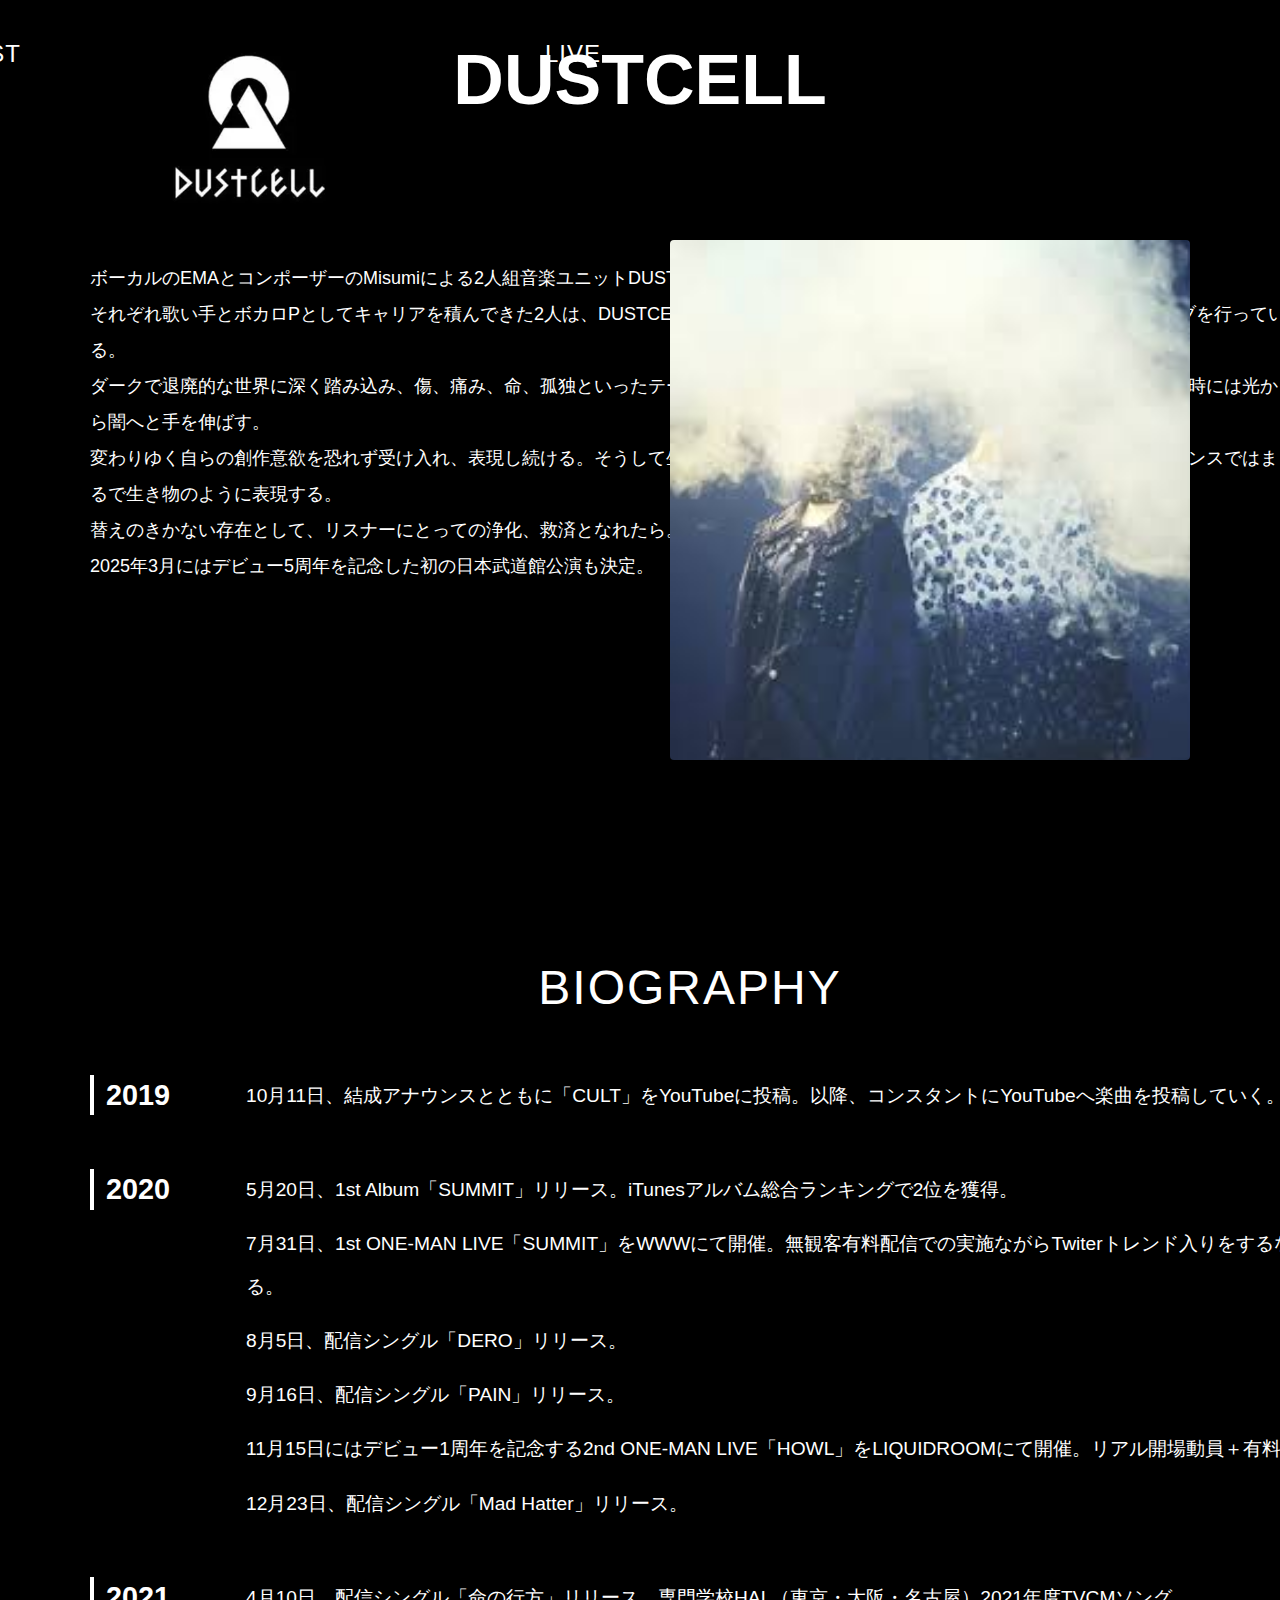
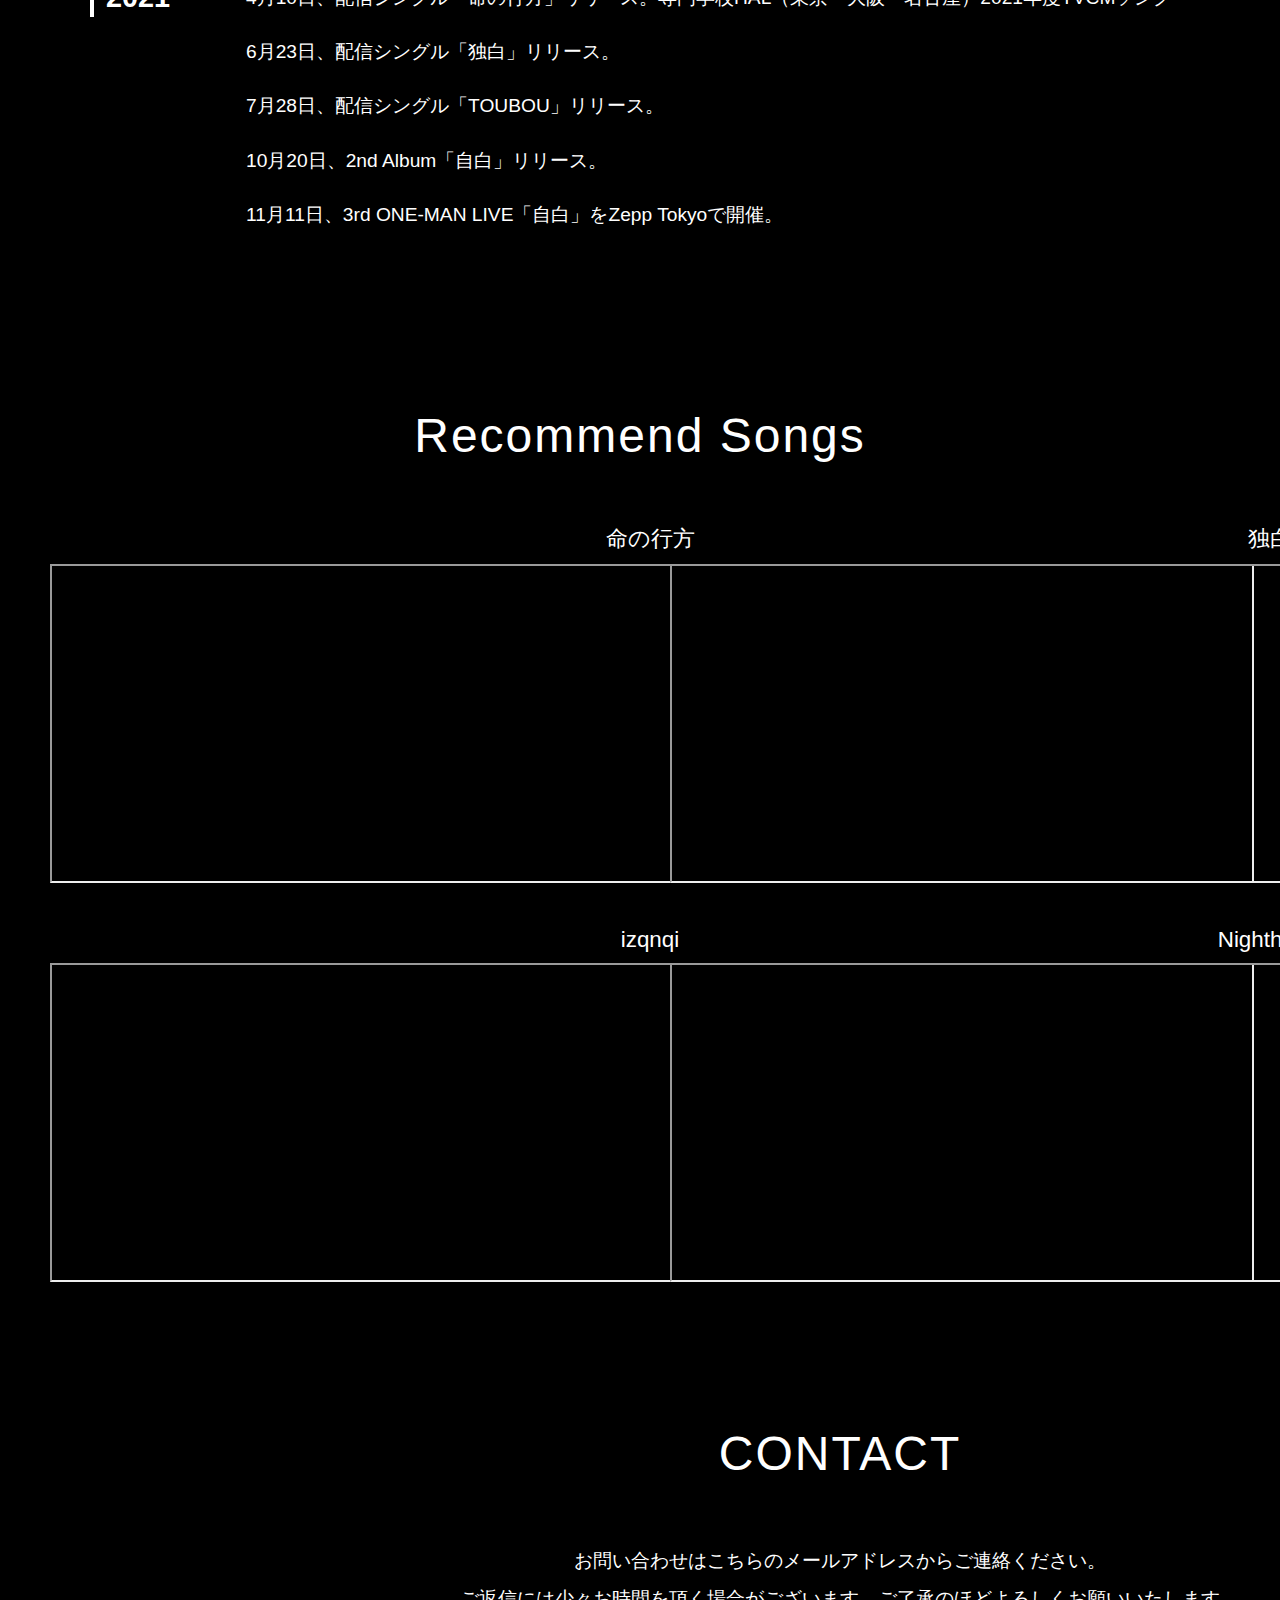
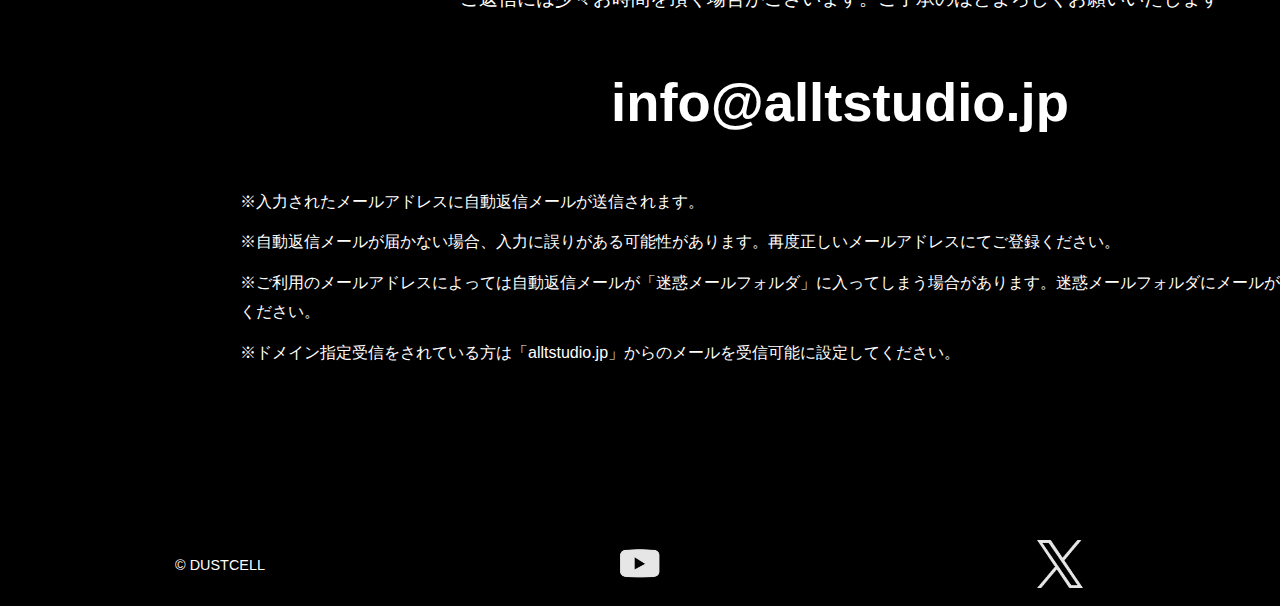
<file: index.html>
<!DOCTYPE html>
<html lang="ja">
<head>
  <meta charset="utf-8">
  <title>DUSTCELL</title>
  <link rel="stylesheet" href="style.css">
</head>
<body>

  <!-- ヘッダー -->
  <header class="header">
    <a href="index.html" class="logo-area">
      <img class="logo" src="images/logo.png" alt="DUSTCELL">
    </a>

    <h1 class="name">DUSTCELL</h1>

    <nav class="nav-area">
      <ul class="menu">
        <li><a href="Artist.html">ARTIST</a></li>
        <li><a href="Live.html">LIVE</a></li>
      </ul>
    </nav>
  </header>

  <!-- メイン -->
  <section class="main-visual" >
    <div class="text-block">
      <p class="explanation">
        ボーカルのEMAとコンポーザーのMisumiによる2人組音楽ユニットDUSTCELL。<br>
        それぞれ歌い手とボカロPとしてキャリアを積んできた2人は、DUSTCELLの結成から注目を集め、以降、精力的に作品リリースとライブを行っている。<br>
        ダークで退廃的な世界に深く踏み込み、傷、痛み、命、孤独といったテーマに寄り添いながら、時には闇の中に希望の光を見出し、また時には光から闇へと手を伸ばす。<br>
        変わりゆく自らの創作意欲を恐れず受け入れ、表現し続ける。そうして生まれた楽曲たちに全身全霊で命を吹き込み、ライブパフォーマンスではまるで生き物のように表現する。<br>
        替えのきかない存在として、リスナーにとっての浄化、救済となれたら。<br>
        2025年3月にはデビュー5周年を記念した初の日本武道館公演も決定。
      </p>
    </div>

    <div class="image-block">
      <img src="images/dustcell1.jpeg" alt="DUSTCELL Visual">
    </div>
  </section>

  <!-- BIOGRAPHY -->
  <section class="biography" id="biography">
    <h2>BIOGRAPHY</h2>

    <!-- 2019 -->
    <div class="bio-row">
      <div class="bio-year">2019</div>
      <div class="bio-content">
        <ul>
          <li>10月11日、結成アナウンスとともに「CULT」をYouTubeに投稿。以降、コンスタントにYouTubeへ楽曲を投稿していく。</li>
        </ul>
      </div>
    </div>

    <!-- 2020 -->
    <div class="bio-row">
      <div class="bio-year">2020</div>
      <div class="bio-content">
        <ul>
          <li>5月20日、1st Album「SUMMIT」リリース。iTunesアルバム総合ランキングで2位を獲得。</li>
          <li>7月31日、1st ONE-MAN LIVE「SUMMIT」をWWWにて開催。無観客有料配信での実施ながらTwiterトレンド入りをするなど大成功を収める。</li>
          <li>8月5日、配信シングル「DERO」リリース。</li>
          <li>9月16日、配信シングル「PAIN」リリース。</li>
          <li>11月15日にはデビュー1周年を記念する2nd ONE-MAN LIVE「HOWL」をLIQUIDROOMにて開催。リアル開場動員＋有料配信で実施。</li>
          <li>12月23日、配信シングル「Mad Hatter」リリース。</li>
        </ul>
      </div>
    </div>

    <!-- 2021 -->
    <div class="bio-row">
      <div class="bio-year">2021</div>
      <div class="bio-content">
        <ul>
          <li>4月10日、配信シングル「命の行方」リリース。専門学校HAL（東京・大阪・名古屋）2021年度TVCMソング</li>
          <li>6月23日、配信シングル「独白」リリース。</li>
          <li>7月28日、配信シングル「TOUBOU」リリース。</li>
          <li>10月20日、2nd Album「自白」リリース。</li>
          <li>11月11日、3rd ONE-MAN LIVE「自白」をZepp Tokyoで開催。</li>
        </ul>
      </div>
    </div>
  </section>
  <section class="recommend">
  <h2>Recommend Songs</h2>

  <div class="youtube">

    <div class="douga">
      <p class="song-title">命の行方</p>
      <iframe width="560" height="315" src="https://www.youtube.com/embed/xbveKspBcEc" allowfullscreen></iframe>
    </div>

    <div class="douga">
      <p class="song-title">独白</p>
      <iframe width="560" height="315" src="https://www.youtube.com/embed/LdTuzZUHVv8" allowfullscreen></iframe>
    </div>

    <div class="douga">
      <p class="song-title">izqnqi</p>
      <iframe width="560" height="315" src="https://www.youtube.com/embed/-zYiwKS1Weo" allowfullscreen></iframe>
    </div>

    <div class="douga">
      <p class="song-title">Nighthawk</p>
      <iframe width="560" height="315" src="https://www.youtube.com/embed/GpvG6BehUr0" allowfullscreen></iframe>
    </div>

  </div>
  </section>
  <section class="contact">
  <h2>CONTACT</h2>
  <p>
    お問い合わせはこちらのメールアドレスからご連絡ください。<br>ご返信には少々お時間を頂く場合がございます。ご了承のほどよろしくお願いいたします
  </p>

  <p class="email">info@alltstudio.jp</p>

  <ul class="notes">
    <li>※入力されたメールアドレスに自動返信メールが送信されます。</li>
    <li>※自動返信メールが届かない場合、入力に誤りがある可能性があります。再度正しいメールアドレスにてご登録ください。</li>
    <li>※ご利用のメールアドレスによっては自動返信メールが「迷惑メールフォルダ」に入ってしまう場合があります。迷惑メールフォルダにメールが届いていないかご確認ください。</li>
    <li>※ドメイン指定受信をされている方は「alltstudio.jp」からのメールを受信可能に設定してください。</li>
  </ul>
  </section>
</body>
<footer class="footer">
  <div class="footer-content">
    <div class="footer-left">© DUSTCELL</div>

    <div class="footer-center">
      <a href="https://www.youtube.com/@DUSTCELL" target="_blank" rel="noopener noreferrer">
        <img src="images/Youtube.png" alt="YouTube" class="footer-icon">
      </a>
    </div>

    <div class="footer-right">
      <a href="https://x.com/DUSTCELL_info" target="_blank" rel="noopener noreferrer">
        <img src="images/x.png" alt="X" class="footer-icon">
      </a>
    </div>
  </div>
</footer>
</html>
</file>
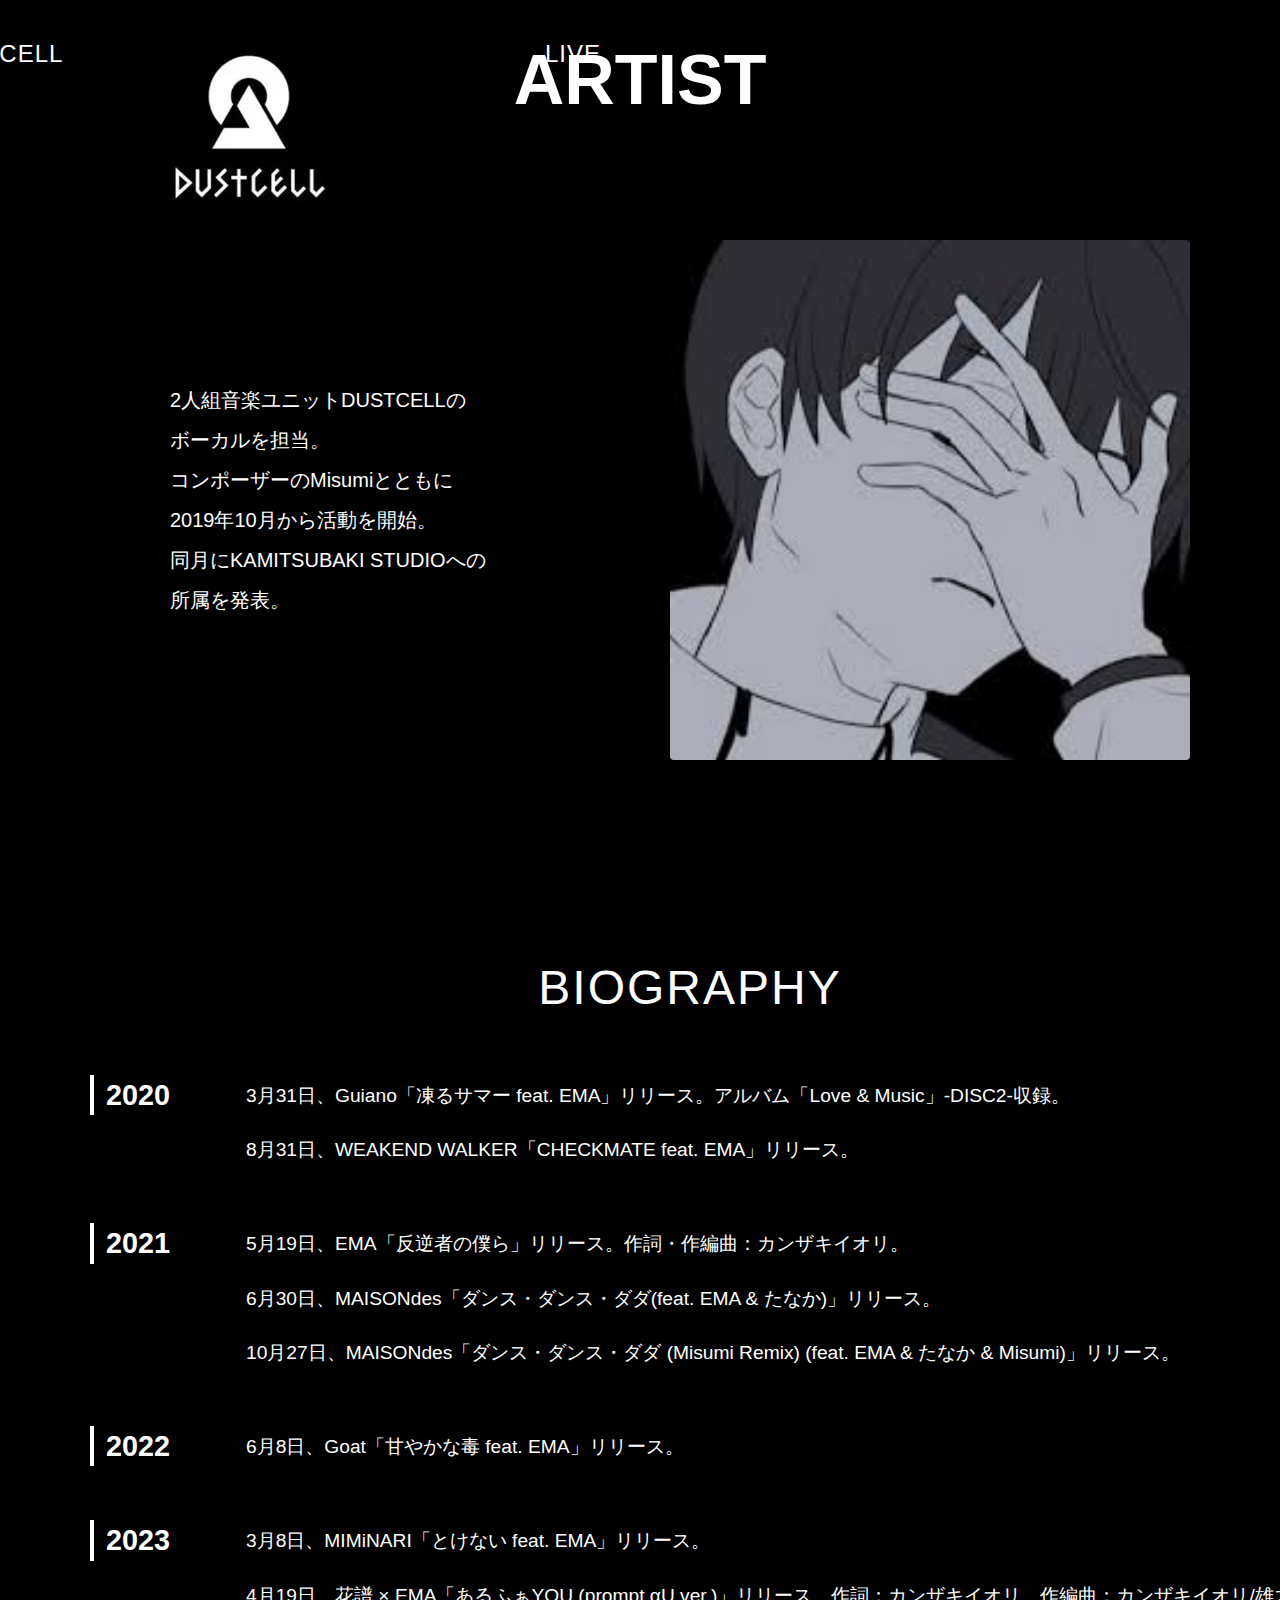
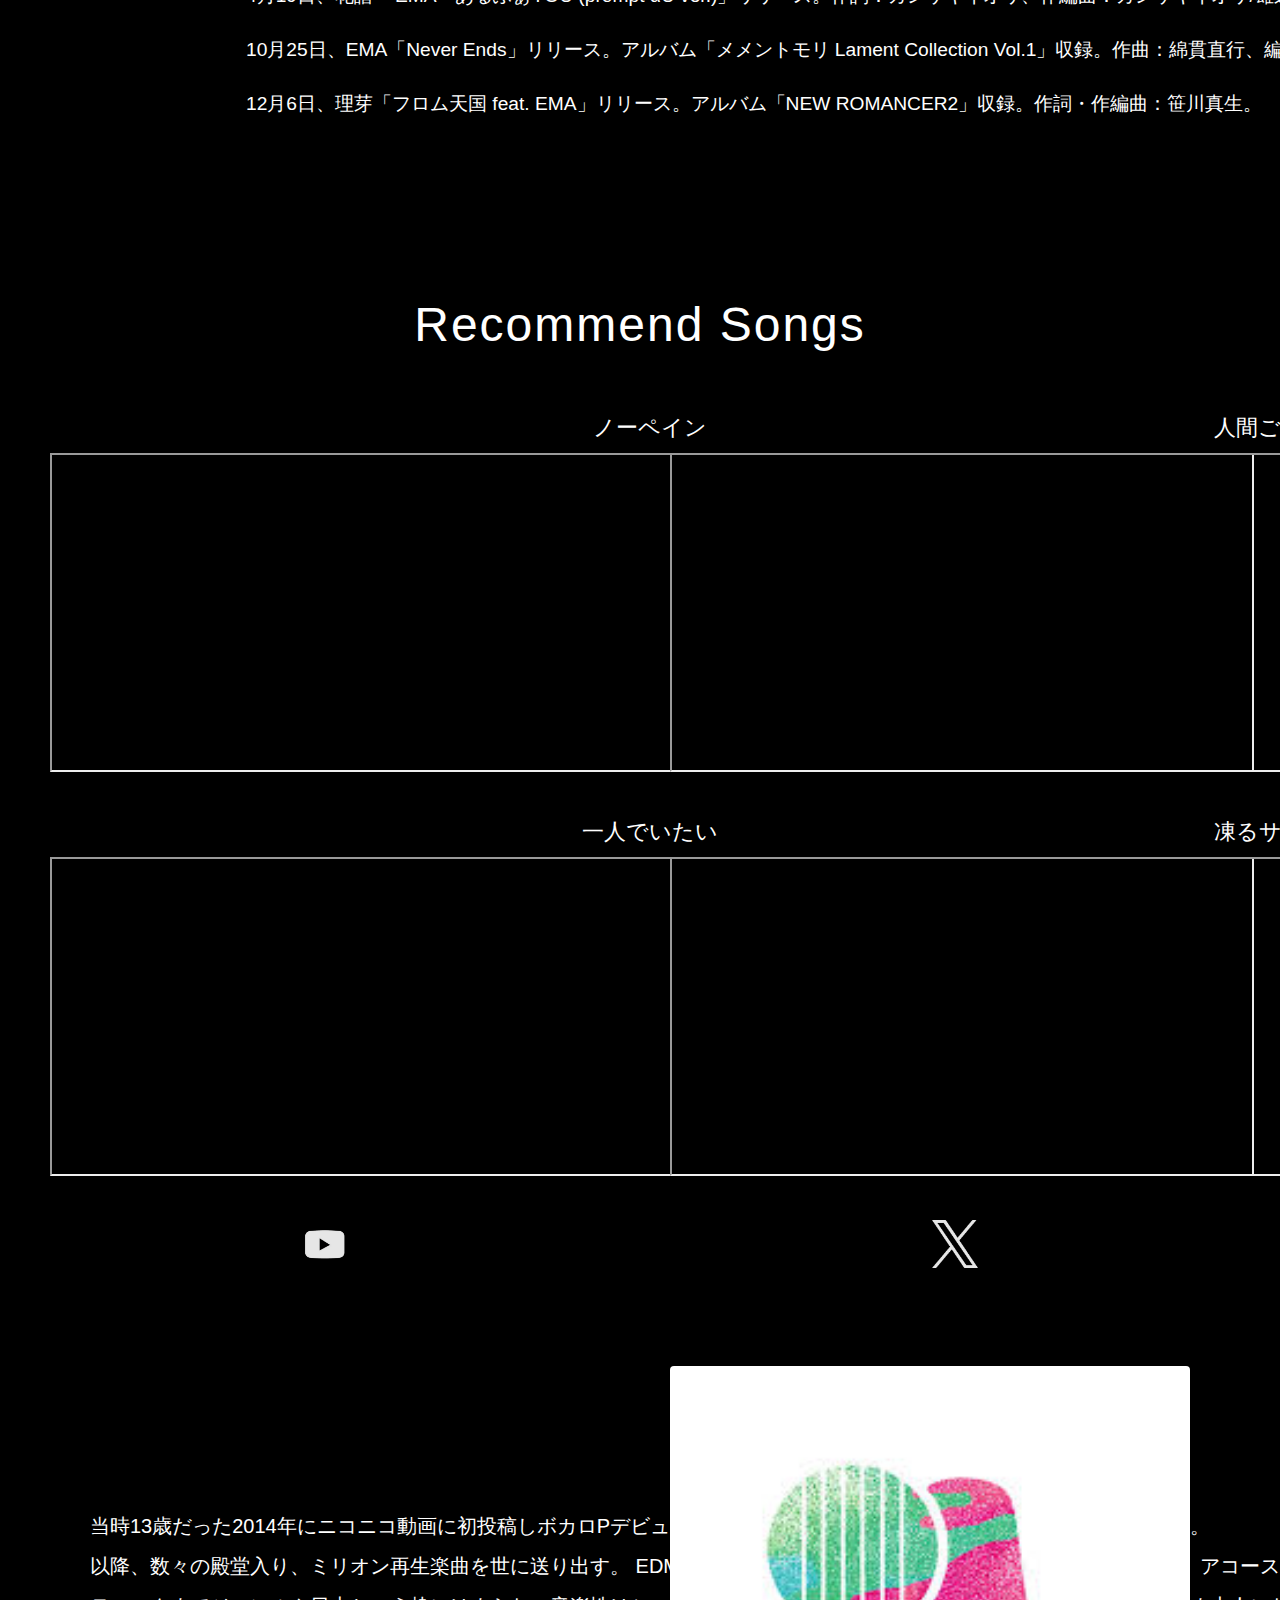
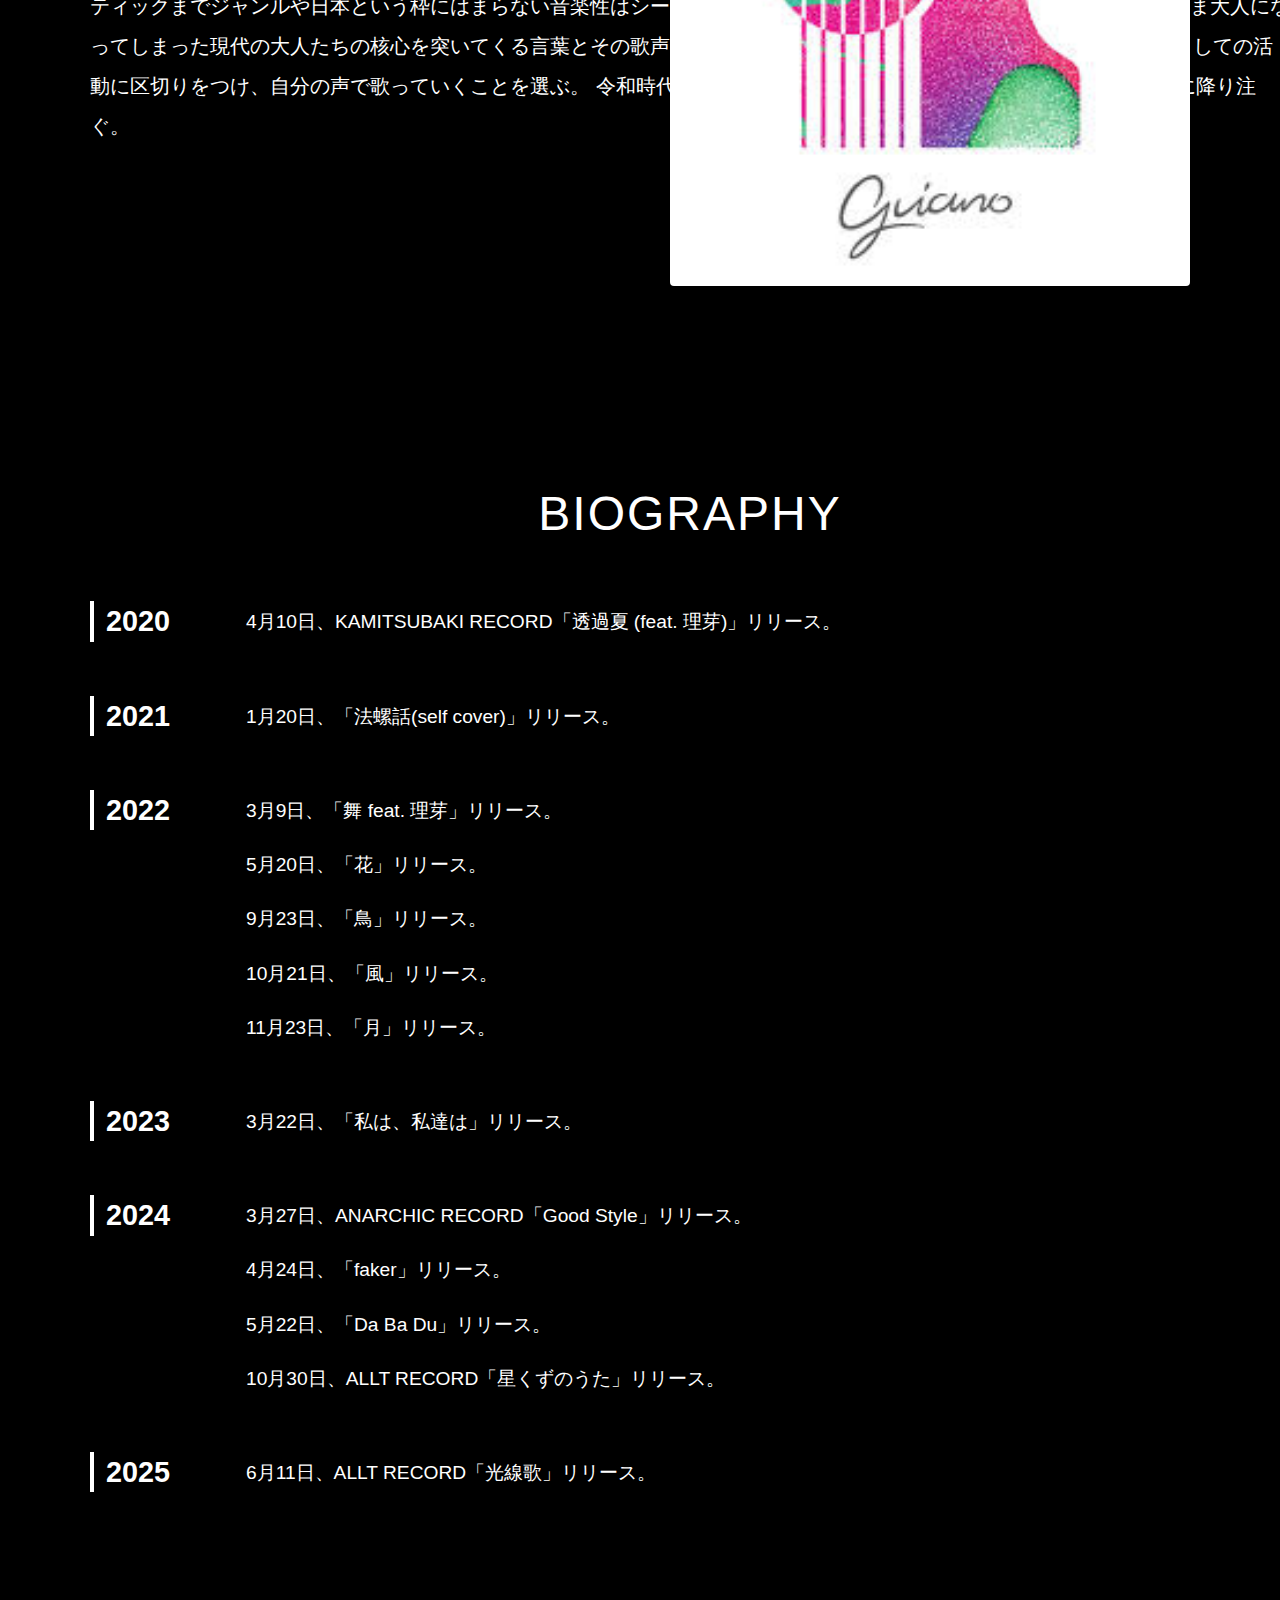
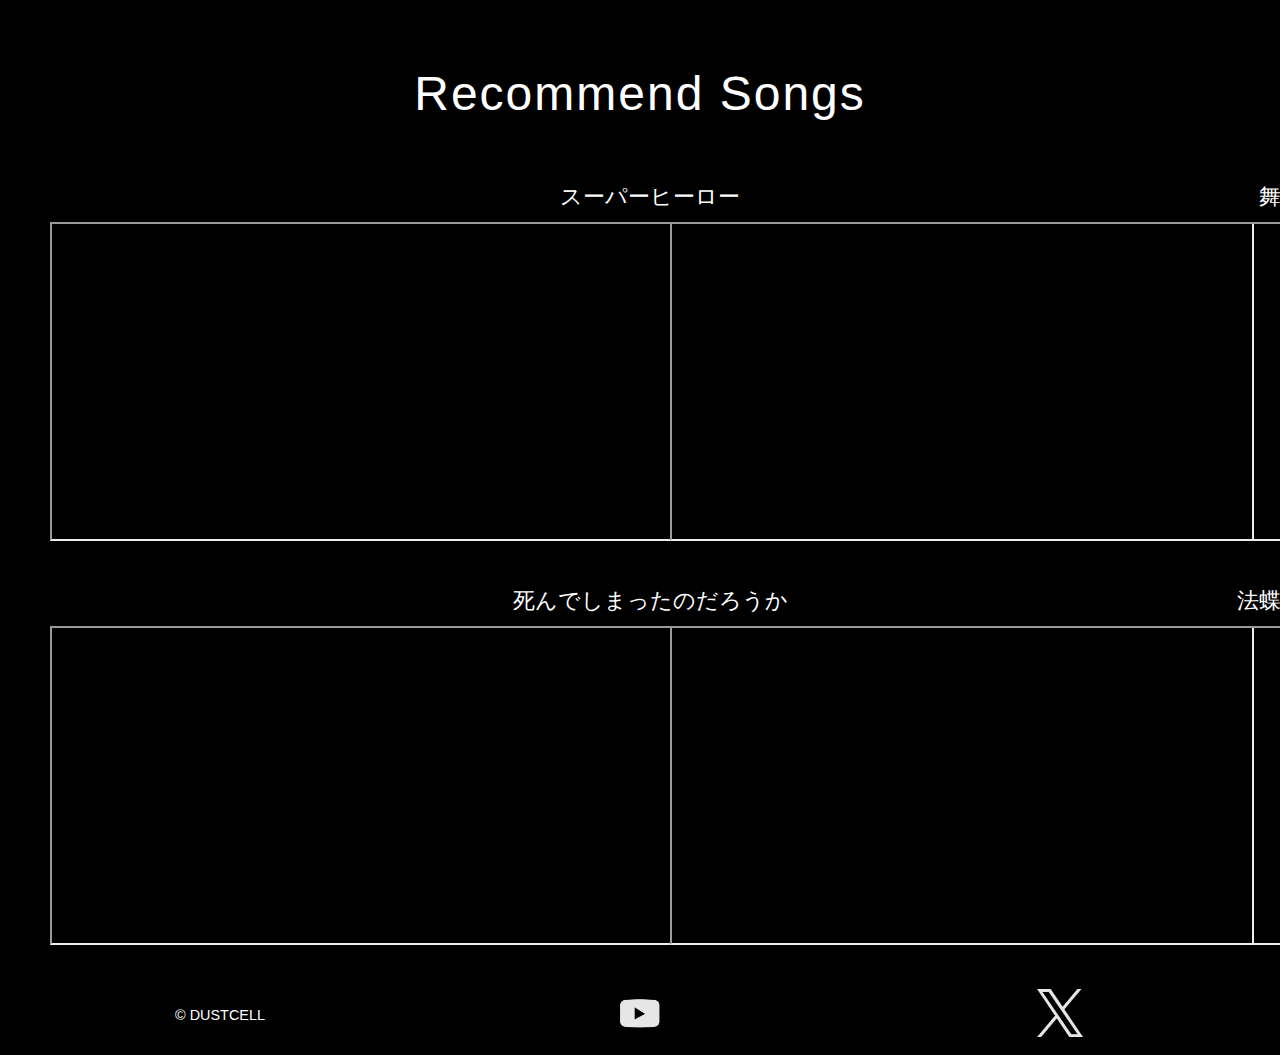
<file: Artist.html>
<!DOCTYPE html>
<html lang="ja">
<head>
  <meta charset="utf-8">
  <title>ARTIST</title>
  <link rel="stylesheet" href="style.css">
</head>
<body>

  <!-- ヘッダー -->
  <header class="header">
    <a href="index.html" class="logo-area">
      <img class="logo" src="images/logo.png" alt="DUSTCELL">
    </a>
    <h1 class="name">ARTIST</h1>

    <nav class="nav-area">
      <ul class="menu">
        <li><a href="index.html">DUSTCELL</a></li>
        <li><a href="Live.html">LIVE</a></li>
      </ul>
    </nav>
  </header>
  <!-- メイン -->
  <section class="main-visual" >
    <div class="text-block">
      <h2 class="artist-name">EMA</h2>
      <p class="explanation3">
        2人組音楽ユニットDUSTCELLの<br>ボーカルを担当。<br>
コンポーザーのMisumiとともに<br>2019年10月から活動を開始。<br>
同月にKAMITSUBAKI STUDIOへの<br>所属を発表。
      </p>
    </div>

    <div class="image-block">
      <img src="images/EMA.jpeg" alt="DUSTCELL Visual">
    </div>
  </section>

  <!-- BIOGRAPHY -->
<section class="biography" id="biography">
  <h2>BIOGRAPHY</h2>

  <!-- 2020 -->
  <div class="bio-row">
    <div class="bio-year">2020</div>
    <div class="bio-content">
      <ul>
        <li>3月31日、Guiano「凍るサマー feat. EMA」リリース。アルバム「Love & Music」-DISC2-収録。</li>
        <li>8月31日、WEAKEND WALKER「CHECKMATE feat. EMA」リリース。</li>
      </ul>
    </div>
  </div>

  <!-- 2021 -->
  <div class="bio-row">
    <div class="bio-year">2021</div>
    <div class="bio-content">
      <ul>
        <li>5月19日、EMA「反逆者の僕ら」リリース。作詞・作編曲：カンザキイオリ。</li>
        <li>6月30日、MAISONdes「ダンス・ダンス・ダダ(feat. EMA & たなか)」リリース。</li>
        <li>10月27日、MAISONdes「ダンス・ダンス・ダダ (Misumi Remix) (feat. EMA & たなか & Misumi)」リリース。</li>
      </ul>
    </div>
  </div>

  <!-- 2022 -->
  <div class="bio-row">
    <div class="bio-year">2022</div>
    <div class="bio-content">
      <ul>
        <li>6月8日、Goat「甘やかな毒 feat. EMA」リリース。</li>
      </ul>
    </div>
  </div>

  <!-- 2023 -->
  <div class="bio-row">
    <div class="bio-year">2023</div>
    <div class="bio-content">
      <ul>
        <li>3月8日、MIMiNARI「とけない feat. EMA」リリース。</li>
        <li>4月19日、花譜 × EMA「あるふぁYOU (prompt αU ver.)」リリース。作詞：カンザキイオリ、作編曲：カンザキイオリ/雄之助。</li>
        <li>10月25日、EMA「Never Ends」リリース。アルバム「メメントモリ Lament Collection Vol.1」収録。作曲：綿貫直行、編曲：EFFY。</li>
        <li>12月6日、理芽「フロム天国 feat. EMA」リリース。アルバム「NEW ROMANCER2」収録。作詞・作編曲：笹川真生。</li>
      </ul>
    </div>
  </div>

</section>
  <section class="recommend">
  <h2>Recommend Songs</h2>

  <div class="youtube">

    <div class="douga">
      <p class="song-title">ノーペイン</p>
      <iframe width="560" height="315" src="https://www.youtube.com/embed/dzGX-LZcEJ0?si=Wt-FxYTsFv_zFLMC" allowfullscreen></iframe>
    </div>

    <div class="douga">
      <p class="song-title">人間ごっこ</p>
      <iframe width="560" height="315" src="https://www.youtube.com/embed/N_p7DQqkT_8?si=Vfvmj81EYI_XLRuy" allowfullscreen></iframe>
    </div>

    <div class="douga">
      <p class="song-title">一人でいたい</p>
      <iframe width="560" height="315" src="https://www.youtube.com/embed/iUg_A63DvVE?si=v9LI-9QZ302Uhrtb" allowfullscreen></iframe>
    </div>

    <div class="douga">
      <p class="song-title">凍るサマー</p>
     <iframe width="560" height="315" src="https://www.youtube.com/embed/wKkdphKTW0E?si=V20yF6fuYwq2NWKr" allowfullscreen></iframe>
    </div>

  </div>
  </section>


</body>
<footer class="footer">
  <div class="footer-content">
    

    <div class="footer-center">
      <a href="https://www.youtube.com/@30IYE" target="_blank" rel="noopener noreferrer">
        <img src="images/Youtube.png" alt="YouTube" class="footer-icon">
      </a>
    </div>

    <div class="footer-right">
      <a href="https://x.com/eumza1?s=20" target="_blank" rel="noopener noreferrer">
        <img src="images/x.png" alt="X" class="footer-icon">
      </a>
    </div>
  </div>
</footer>
  <section class="main-visual" >
    <div class="text-block">
      <h2 class="artist-name">Guiano</h2>
      <p class="explanation2">
        当時13歳だった2014年にニコニコ動画に初投稿しボカロPデビュー。以降、コンスタントにオリジナル楽曲を投稿し続ける。<br>
        以降、数々の殿堂入り、ミリオン再生楽曲を世に送り出す。
        EDM、トロピカルハウスからシティポップ、ピアノバラード、アコースティックまでジャンルや日本という枠にはまらない音楽性はシーンの中で異彩を放つ。今思春期を過ごす若者や、子供のまま大人になってしまった現代の大人たちの核心を突いてくる言葉とその歌声に尾崎豊を連想するという声も。
        2020年からはボカロPとしての活動に区切りをつけ、自分の声で歌っていくことを選ぶ。
        令和時代の活躍が期待される新世代の吟遊詩人。北国の歌が東京に降り注ぐ。
      </p>
    </div>

    <div class="image-block">
      <img src="images/guiano.jpeg" alt="DUSTCELL Visual">
    </div>
  </section>

<!-- BIOGRAPHY -->
<section class="biography" id="biography">
  <h2>BIOGRAPHY</h2>

  <!-- 2020 -->
  <div class="bio-row">
    <div class="bio-year">2020</div>
    <div class="bio-content">
      <ul>
        <li>4月10日、KAMITSUBAKI RECORD「透過夏 (feat. 理芽)」リリース。</li>
      </ul>
    </div>
  </div>

  <!-- 2021 -->
  <div class="bio-row">
    <div class="bio-year">2021</div>
    <div class="bio-content">
      <ul>
        <li>1月20日、「法螺話(self cover)」リリース。</li>
      </ul>
    </div>
  </div>

  <!-- 2022 -->
  <div class="bio-row">
    <div class="bio-year">2022</div>
    <div class="bio-content">
      <ul>
        <li>3月9日、「舞 feat. 理芽」リリース。</li>
        <li>5月20日、「花」リリース。</li>
        <li>9月23日、「鳥」リリース。</li>
        <li>10月21日、「風」リリース。</li>
        <li>11月23日、「月」リリース。</li>
      </ul>
    </div>
  </div>

  <!-- 2023 -->
  <div class="bio-row">
    <div class="bio-year">2023</div>
    <div class="bio-content">
      <ul>
        <li>3月22日、「私は、私達は」リリース。</li>
      </ul>
    </div>
  </div>

  <!-- 2024 -->
  <div class="bio-row">
    <div class="bio-year">2024</div>
    <div class="bio-content">
      <ul>
        <li>3月27日、ANARCHIC RECORD「Good Style」リリース。</li>
        <li>4月24日、「faker」リリース。</li>
        <li>5月22日、「Da Ba Du」リリース。</li>
        <li>10月30日、ALLT RECORD「星くずのうた」リリース。</li>
      </ul>
    </div>
  </div>

  <!-- 2025 -->
  <div class="bio-row">
    <div class="bio-year">2025</div>
    <div class="bio-content">
      <ul>
        <li>6月11日、ALLT RECORD「光線歌」リリース。</li>
      </ul>
    </div>
  </div>

</section>
</section>
  <section class="recommend">
  <h2>Recommend Songs</h2>

  <div class="youtube">

    <div class="douga">
      <p class="song-title">スーパーヒーロー</p>
      <iframe width="560" height="315" src="https://www.youtube.com/embed/3Yp-oxOGdHA?si=plm1ZozUgNWuLhMR" allowfullscreen></iframe>
    </div>

    <div class="douga">
      <p class="song-title">舞</p>
      <iframe width="560" height="315" src="https://www.youtube.com/embed/eCkdmOMMLFQ?si=GZJsC5wUcMB19jw2" allowfullscreen></iframe>
    </div>

    <div class="douga">
      <p class="song-title">死んでしまったのだろうか</p>
      <iframe width="560" height="315" src="https://www.youtube.com/embed/_xXenYRkbKs?si=T8vqrWXE08z6WmbU" allowfullscreen></iframe>
    </div>

    <div class="douga">
      <p class="song-title">法蝶話</p>
     <iframe width="560" height="315" src="https://www.youtube.com/embed/U2g9L7VOe_E?si=21UMrBc5ojLf-sAv" allowfullscreen></iframe>
    </div>

  </div>
  </section>


</body>
<footer class="footer">
  <div class="footer-content">
    <div class="footer-left">© DUSTCELL</div>

    <div class="footer-center">
      <a href="https://www.youtube.com/@Guiano" target="_blank" rel="noopener noreferrer">
        <img src="images/Youtube.png" alt="YouTube" class="footer-icon">
      </a>
    </div>

    <div class="footer-right">
      <a href="https://x.com/GuiAnoDayo?s=20" target="_blank" rel="noopener noreferrer">
        <img src="images/x.png" alt="X" class="footer-icon">
      </a>
    </div>
  </div>
</footer>
</html>
</file>
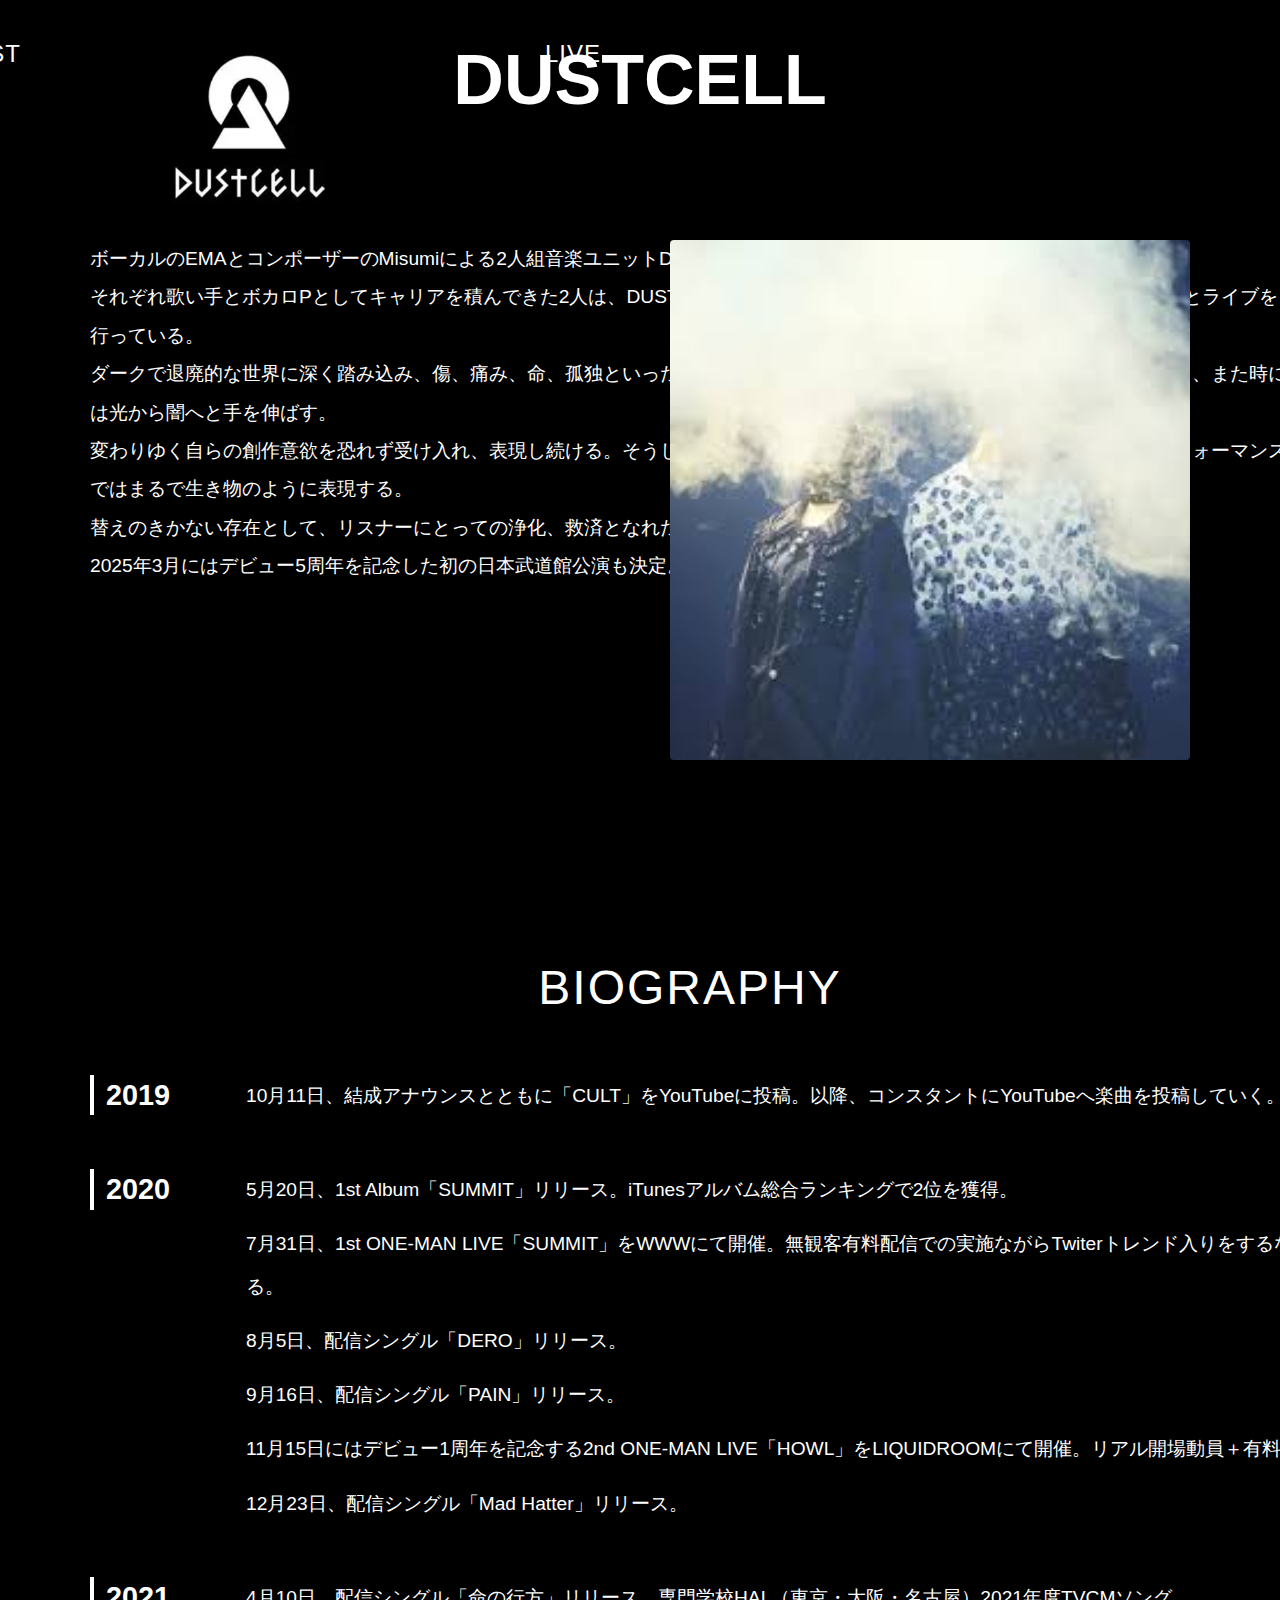
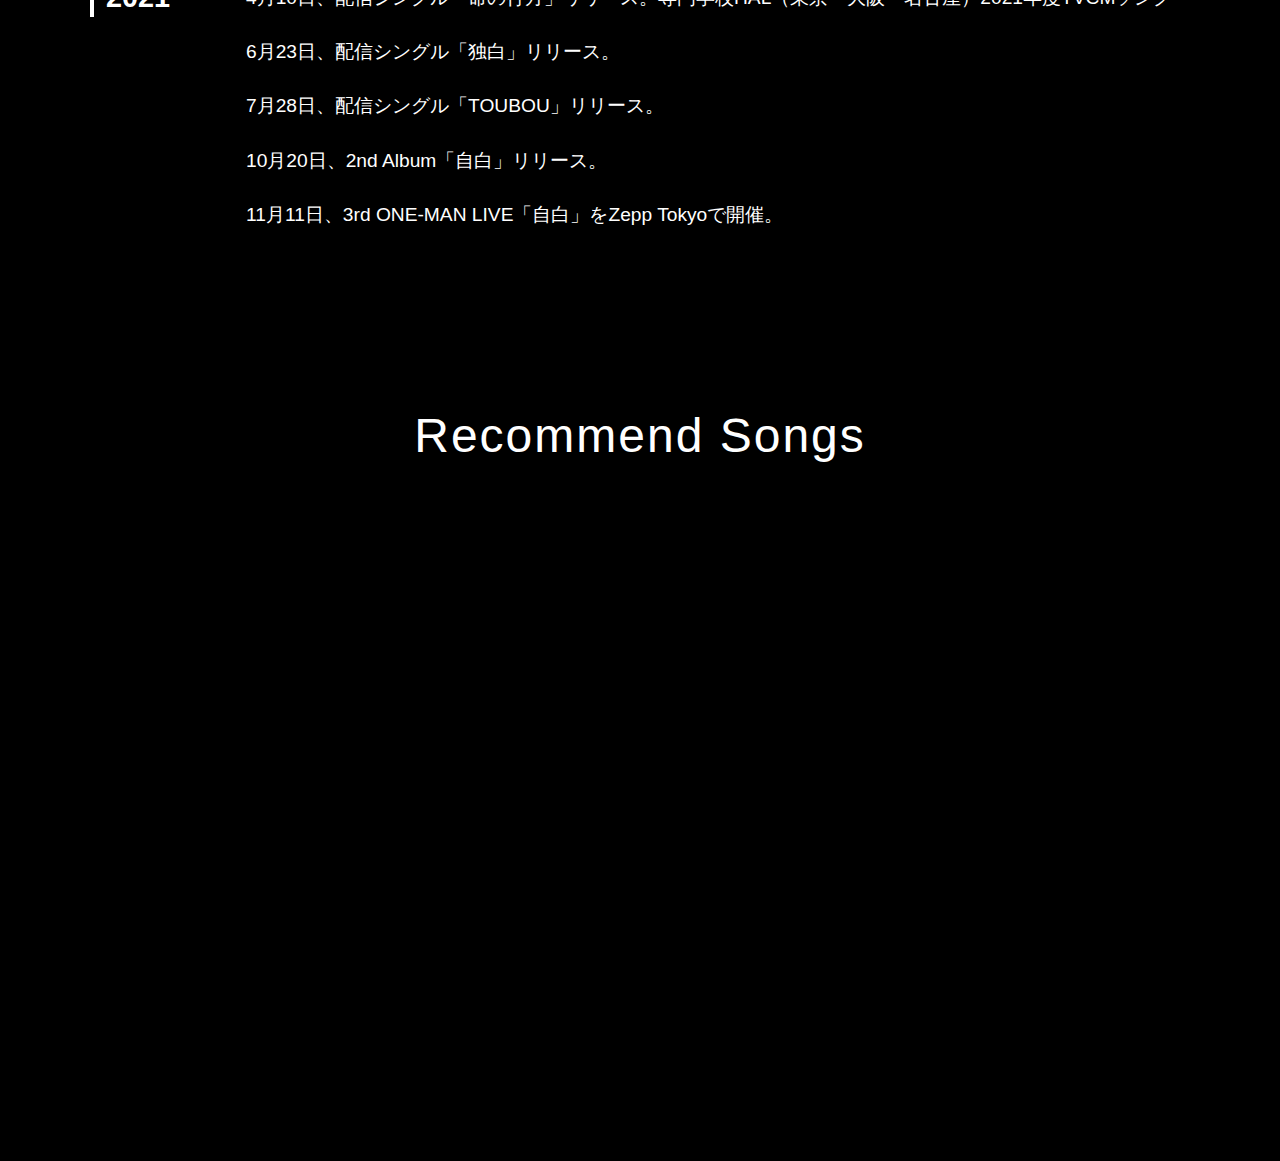
<file: DUSTCELL.html>
<!DOCTYPE html>
<html lang="ja">
<head>
  <meta charset="utf-8">
  <title>DUSTCELL</title>
  <link rel="stylesheet" href="style.css">
</head>
<body>

  <!-- ヘッダー -->
  <header class="header">
    <a href="index.html" class="logo-area">
      <img class="logo" src="images/logo.png" alt="DUSTCELL">
    </a>

    <h1 class="name">DUSTCELL</h1>

    <nav class="nav-area">
      <ul class="menu">
        <li><a href="#artist">ARTIST</a></li>
        <li><a href="#live">LIVE</a></li>
      </ul>
    </nav>
  </header>

  <!-- メイン -->
  <section class="main-visual" id="artist">
    <div class="text-block">
      <p>
        ボーカルのEMAとコンポーザーのMisumiによる2人組音楽ユニットDUSTCELL。<br>
        それぞれ歌い手とボカロPとしてキャリアを積んできた2人は、DUSTCELLの結成から注目を集め、以降、精力的に作品リリースとライブを行っている。<br>
        ダークで退廃的な世界に深く踏み込み、傷、痛み、命、孤独といったテーマに寄り添いながら、時には闇の中に希望の光を見出し、また時には光から闇へと手を伸ばす。<br>
        変わりゆく自らの創作意欲を恐れず受け入れ、表現し続ける。そうして生まれた楽曲たちに全身全霊で命を吹き込み、ライブパフォーマンスではまるで生き物のように表現する。<br>
        替えのきかない存在として、リスナーにとっての浄化、救済となれたら。<br>
        2025年3月にはデビュー5周年を記念した初の日本武道館公演も決定。
      </p>
    </div>

    <div class="image-block">
      <img src="images/dustcell1.jpeg" alt="DUSTCELL Visual">
    </div>
  </section>

  <!-- BIOGRAPHY -->
  <section class="biography" id="biography">
    <h2>BIOGRAPHY</h2>

    <!-- 2019 -->
    <div class="bio-row">
      <div class="bio-year">2019</div>
      <div class="bio-content">
        <ul>
          <li>10月11日、結成アナウンスとともに「CULT」をYouTubeに投稿。以降、コンスタントにYouTubeへ楽曲を投稿していく。</li>
        </ul>
      </div>
    </div>

    <!-- 2020 -->
    <div class="bio-row">
      <div class="bio-year">2020</div>
      <div class="bio-content">
        <ul>
          <li>5月20日、1st Album「SUMMIT」リリース。iTunesアルバム総合ランキングで2位を獲得。</li>
          <li>7月31日、1st ONE-MAN LIVE「SUMMIT」をWWWにて開催。無観客有料配信での実施ながらTwiterトレンド入りをするなど大成功を収める。</li>
          <li>8月5日、配信シングル「DERO」リリース。</li>
          <li>9月16日、配信シングル「PAIN」リリース。</li>
          <li>11月15日にはデビュー1周年を記念する2nd ONE-MAN LIVE「HOWL」をLIQUIDROOMにて開催。リアル開場動員＋有料配信で実施。</li>
          <li>12月23日、配信シングル「Mad Hatter」リリース。</li>
        </ul>
      </div>
    </div>

    <!-- 2021 -->
    <div class="bio-row">
      <div class="bio-year">2021</div>
      <div class="bio-content">
        <ul>
          <li>4月10日、配信シングル「命の行方」リリース。専門学校HAL（東京・大阪・名古屋）2021年度TVCMソング</li>
          <li>6月23日、配信シングル「独白」リリース。</li>
          <li>7月28日、配信シングル「TOUBOU」リリース。</li>
          <li>10月20日、2nd Album「自白」リリース。</li>
          <li>11月11日、3rd ONE-MAN LIVE「自白」をZepp Tokyoで開催。</li>
        </ul>
      </div>
    </div>
  </section>
  <section class="recommend">
    <h2>Recommend Songs</h2>
    <iframe width="560" height="315" src="https://www.youtube.com/embed/xbveKspBcEc?si=K2Fx37sjtEN3j076" title="YouTube video player" frameborder="0" allow="accelerometer; autoplay; clipboard-write; encrypted-media; gyroscope; picture-in-picture; web-share" referrerpolicy="strict-origin-when-cross-origin" allowfullscreen></iframe>
    <iframe width="560" height="315" src="https://www.youtube.com/embed/LdTuzZUHVv8?si=LGisVNr-2XFvxPij" title="YouTube video player" frameborder="0" allow="accelerometer; autoplay; clipboard-write; encrypted-media; gyroscope; picture-in-picture; web-share" referrerpolicy="strict-origin-when-cross-origin" allowfullscreen></iframe>
  </section>

</body>
</html>
</file>
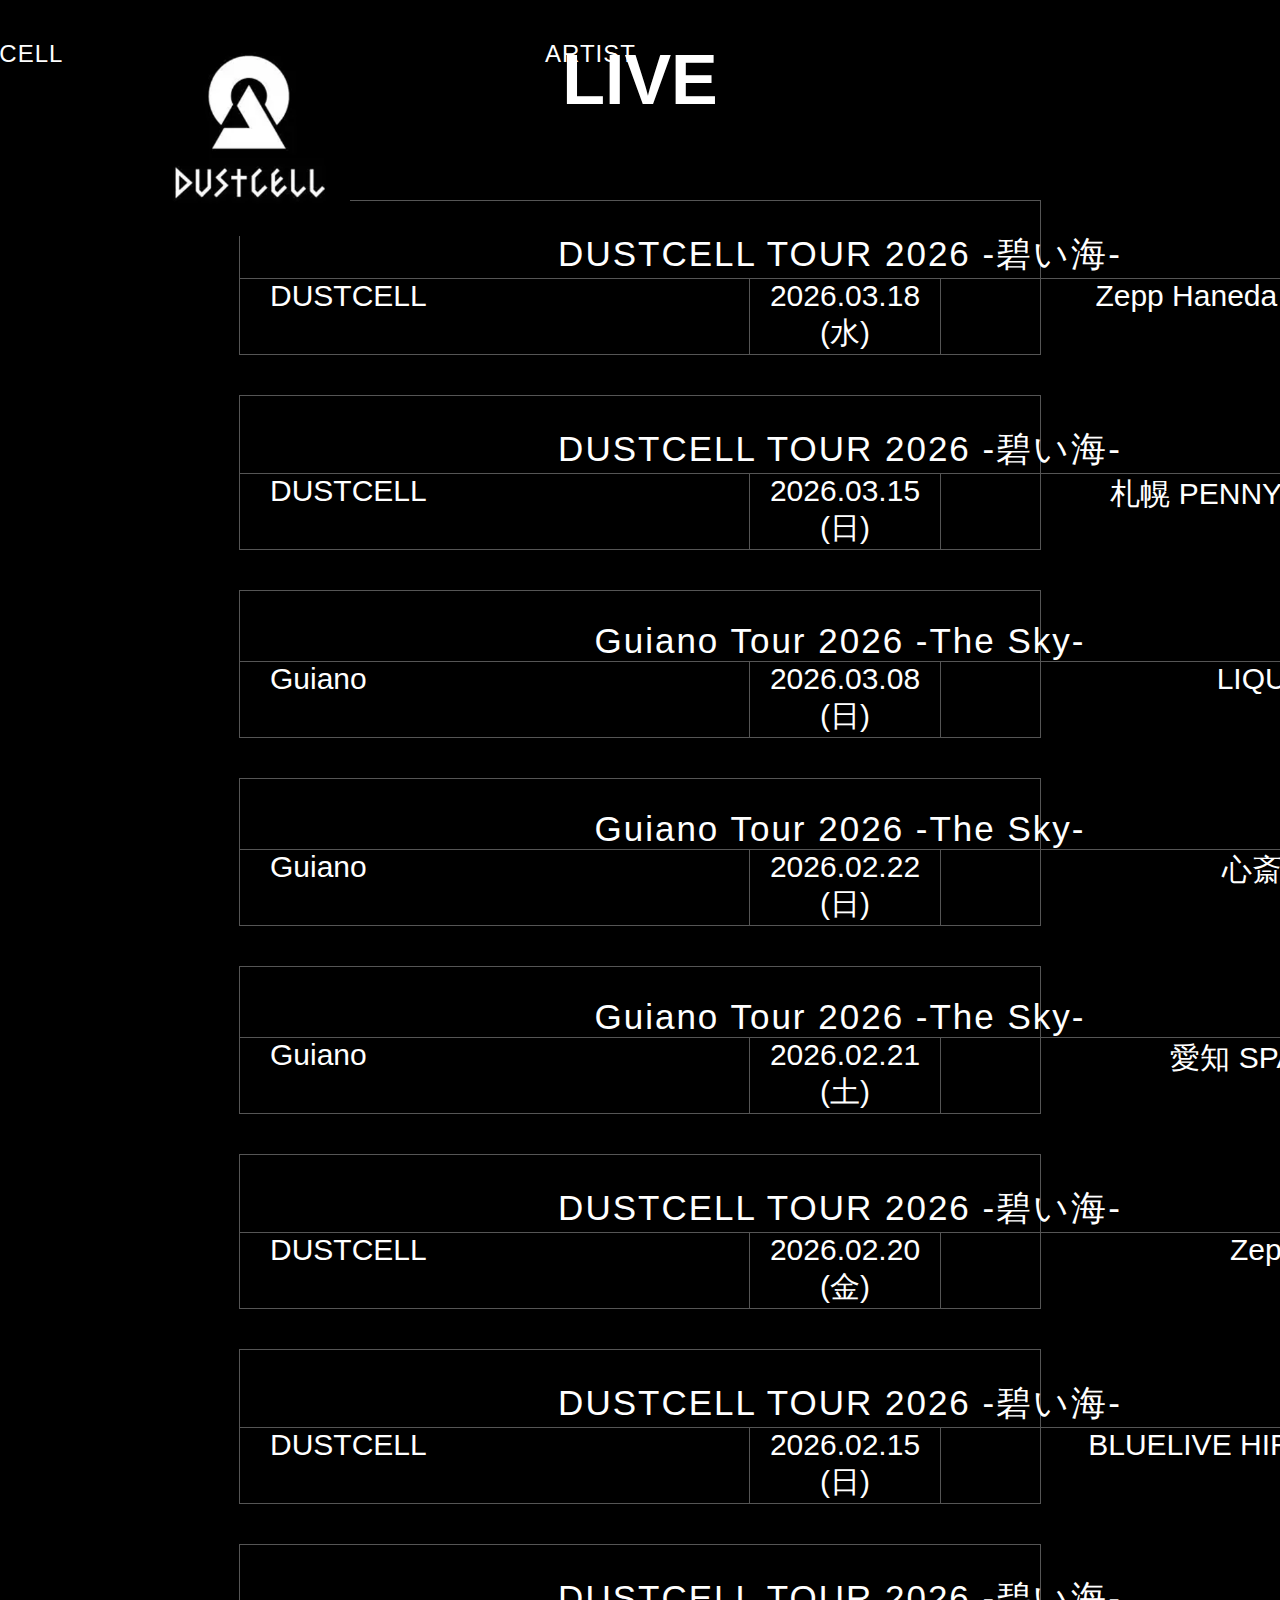
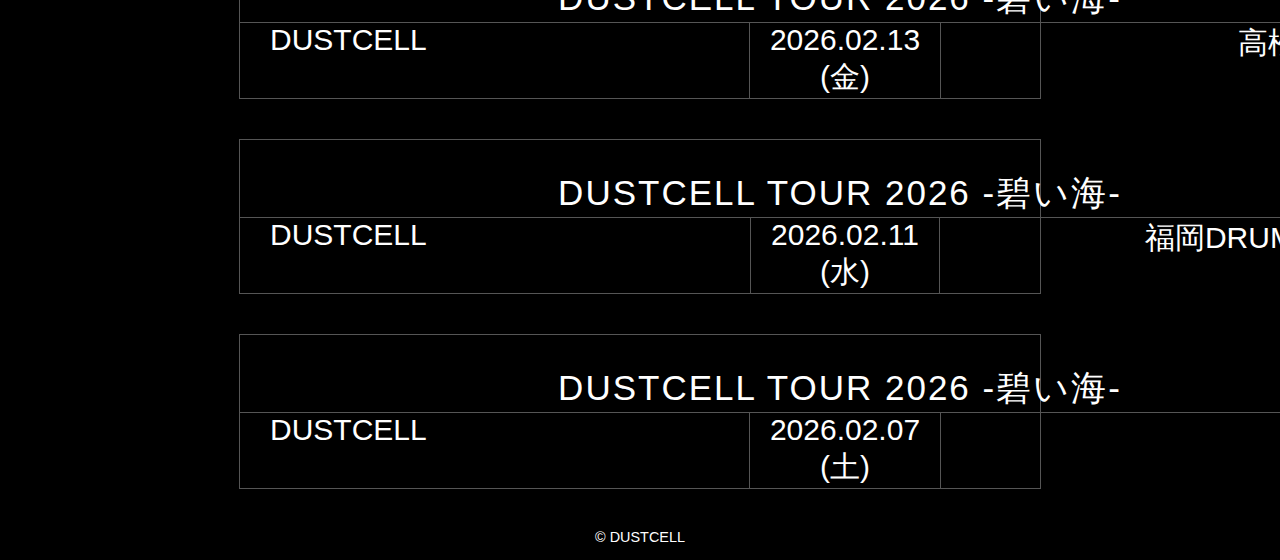
<file: Live.html>
<!DOCTYPE html>
<html lang="ja">
<head>
  <meta charset="utf-8">
  <title>DUSTCELL</title>
  <link rel="stylesheet" href="style.css">
</head>
<body>

  <!-- ヘッダー -->
  <header class="header">
    <a href="DUSTCELL.html" class="logo-area">
      <img class="logo" src="images/logo.png" alt="DUSTCELL">
    </a>

    <h1 class="name">LIVE</h1>

    <nav class="nav-area">
      <ul class="menu">
        <li><a href="DUSTCELL.html">DUSTCELL</a></li>
        <li><a href="Artist.html">ARTIST</a></li>
      </ul>
    </nav>
  </header>
  <section class="live">
    

  <!-- 2026.03.18 -->
  <div class="live-banner">
    <p class="tour-title">DUSTCELL TOUR 2026 -碧い海-</p>
    <div class="live-bottom">
      <span class="artist">DUSTCELL</span>
      <span class="date">2026.03.18 (水)</span>
      <span class="place">Zepp Haneda (TOKYO)</span>
    </div>
  </div>

  <!-- 2026.03.15 -->
  <div class="live-banner">
    <p class="tour-title">DUSTCELL TOUR 2026 -碧い海-</p>
    <div class="live-bottom">
      <span class="artist">DUSTCELL</span>
      <span class="date">2026.03.15 (日)</span>
      <span class="place">札幌 PENNY LANE 24</span>
    </div>
  </div>

  <!-- 2026.03.08 -->
  <div class="live-banner">
    <p class="tour-title">Guiano Tour 2026 -The Sky-</p>
    <div class="live-bottom">
      <span class="artist">Guiano</span>
      <span class="date">2026.03.08 (日)</span>
      <span class="place">LIQUIDROOM</span>
    </div>
  </div>

  <!-- 2026.02.22 -->
  <div class="live-banner">
    <p class="tour-title">Guiano Tour 2026 -The Sky-</p>
    <div class="live-bottom">
      <span class="artist">Guiano</span>
      <span class="date">2026.02.22 (日)</span>
      <span class="place">心斎橋JANUS</span>
    </div>
  </div>

  <!-- 2026.02.21 -->
  <div class="live-banner">
    <p class="tour-title">Guiano Tour 2026 -The Sky-</p>
    <div class="live-bottom">
      <span class="artist">Guiano</span>
      <span class="date">2026.02.21 (土)</span>
      <span class="place">愛知 SPADE BOX</span>
    </div>
  </div>

  <!-- 2026.02.20 -->
  <div class="live-banner">
    <p class="tour-title">DUSTCELL TOUR 2026 -碧い海-</p>
    <div class="live-bottom">
      <span class="artist">DUSTCELL</span>
      <span class="date">2026.02.20 (金)</span>
      <span class="place">Zepp Nagoya</span>
    </div>
  </div>

  <!-- 2026.02.15 -->
  <div class="live-banner">
    <p class="tour-title">DUSTCELL TOUR 2026 -碧い海-</p>
    <div class="live-bottom">
      <span class="artist">DUSTCELL</span>
      <span class="date">2026.02.15 (日)</span>
      <span class="place">BLUELIVE HIROSHIMA</span>
    </div>
  </div>

  <!-- 2026.02.13 -->
  <div class="live-banner">
    <p class="tour-title">DUSTCELL TOUR 2026 -碧い海-</p>
    <div class="live-bottom">
      <span class="artist">DUSTCELL</span>
      <span class="date">2026.02.13 (金)</span>
      <span class="place">高松festhalle</span>
    </div>
  </div>

  <!-- 2026.02.11 -->
  <div class="live-banner">
    <p class="tour-title">DUSTCELL TOUR 2026 -碧い海-</p>
    <div class="live-bottom">
      <span class="artist">DUSTCELL</span>
      <span class="date">2026.02.11 (水)</span>
      <span class="place">福岡DRUM LOGOS</span>
    </div>
  </div>

  <!-- 2026.02.07 -->
  <div class="live-banner">
    <p class="tour-title">DUSTCELL TOUR 2026 -碧い海-</p>
    <div class="live-bottom">
      <span class="artist">DUSTCELL</span>
      <span class="date">2026.02.07 (土)</span>
      <span class="place">仙台PIT</span>
    </div>
  </div>

</section>


</body>
<footer class="footer">
  <div class="footer-content">
    <div class="footer-left">© DUSTCELL</div>
  </div>
</footer>
</html>
</file>
<file: style.css>
@charset "UTF-8";

/* ベース設定 */
html {
  font-size: 100%;
}

body {
  background-color: black;
  margin: 0;
  font-family: 'Montserrat', 'Noto Sans JP', sans-serif;
  color: white;
}

/* ヘッダー */
.header {
  position: relative;
  display: flex;
  justify-content: center;
  align-items: center;
  padding: 40px;
  max-width: 980px;
  margin: 0 auto;
}

.name {
  font-size: 70px;
  text-align: center;
  margin: 0;
}

.logo {
  position: absolute;
  left: 40px;
  top: 40px;
  width: 200px;
  object-fit: contain;
}

.menu {
  position: absolute;
  top: 40px;
  right: 40px;
  display: flex;
  gap: 30px;
  list-style: none;
  margin: 0;
  padding: 0;
}

.menu a {
  color: #FFFFFF;
  text-decoration: none;
  font-weight: 400;
  font-size: 1.5rem;
  letter-spacing: 1px;
  position: relative;
}

.menu a::after {
  content: "";
  position: absolute;
  bottom: -4px;
  left: 0;
  width: 0%;
  height: 1px;
  background: #FFFFFF;
  transition: width 0.3s ease;
}

.menu a:hover::after {
  width: 100%;
}

/* メインビジュアル */
.main-visual {
  display: flex;
  align-items: stretch;
  padding: 80px 40px;
  gap: 60px;
  max-width: 1100px;
  margin: 0 auto;
}

.text-block {
  flex: 1;
  min-width: 300px;
  font-size: 1.2rem;
  line-height: 2;
  display: flex;
  flex-direction: column;
  align-items: flex-start;
}

.text-block p {
  margin: 0;
}
.explanation3{
  font-size: 20px;
  padding-left: 80px;
}
.explanation2{
  font-size: 20px;
}
.explanation{
  padding-top: 20px;
  font-size:18px;
}

.image-block {
  flex: 1;
  min-width: 300px;
  display: flex;
  align-items: center;
  justify-content: center;
}

.image-block img {
  width: 100%;
  max-width: 600px;
  height: auto;
  object-fit: cover;
  border-radius: 4px;
}

/* BIOGRAPHY */
.biography {
  padding: 120px 40px;
  max-width: 1100px;
  margin: 0 auto;
}

.biography h2 {
  font-size: 3rem;
  font-weight: 500;
  margin-bottom: 60px;
  text-align: center;
  letter-spacing: 2px;
}


.bio-row {
  display: flex;
  align-items: flex-start; 
  gap: 40px;
  margin-bottom: 40px;
}

/* 年 */
.bio-year {
  width: 100px;
  font-size: 1.8rem;
  font-weight: 600;
  border-left: 4px solid white;
  padding-left: 12px;
  flex-shrink: 0;
  line-height: 1.4;
}

/* 内容 */
.bio-content {
  flex: 1;
}

.bio-content ul {
  list-style: none;
  margin: 0;
  padding-left: 0;
}

.bio-content ul li {
  font-size: 1.2rem;
  line-height: 2.2;
  margin-bottom: 12px;
  padding-left: 0;
}
/*recommend*/
.youtube {
  display: flex;
  justify-content: center;
  gap: 40px;
  flex-wrap: wrap;
}

.recommend h2{
  font-size: 3rem;
  font-weight: 500;
  margin-bottom: 60px;
  text-align: center;
  letter-spacing: 2px;
}
.douga {
  text-align: center;
  width: 560px;
}

.song-title {
  font-size: 1.4rem;
  margin-bottom: 10px;
  font-weight: 500;
}
/* CONTACT */
.contact {
  padding: 120px 40px;
  max-width: 800px;
  margin: 0 auto;
  font-size: 1.2rem;
  line-height: 2;
  text-align: center;
}

.contact h2 {
  font-size: 3rem;
  font-weight: 500;
  margin-bottom: 40px;
  letter-spacing: 2px;
}

.contact .email {
  font-size: 3.4rem;
  font-weight: bold;
  margin: 30px 0;
}

.contact .notes {
  list-style: none;
  padding-left: 0;
  margin-top: 20px;
  text-align: left; 
}

.contact .notes li {
  margin-bottom: 12px;
  font-size: 1rem;
  line-height: 1.8;
}
.footer {
  background-color: black;
  color: white;
  padding: 15px 0;
  text-align: center;
  font-size: 0.9rem;
  padding-top: 40px;
}

.footer-content {
  display: inline-flex;      
  align-items: center;
  gap: 60px;                 
}

.footer-left {
  white-space: nowrap;
}

.footer-icon {
  width: 48px;
  height: 48px;
  object-fit: contain;
  opacity: 0.9;
  transition: opacity 0.2s ease;
}

.footer-icon:hover {
  opacity: 1;
}

/*--------------------------------------*/
/* LIVE BANNER 全体 */
.live-banner {
  width: 100%;
  max-width: 800px;
  border: 1px solid #555;
  margin: 0 auto;
  font-family: "Helvetica Neue", "Noto Sans JP", sans-serif;
  display: flex;
  flex-direction: column;
}

.tour-title {
  font-size: 35px;
  letter-spacing: 2px;
  text-align: center;
  border-top: none;
}

.live-bottom {
  display: flex;
  justify-content: space-between;
  align-items: stretch;
  font-size: 30px;
  font-weight: 300;
  border-top: 1px solid #555; 
}
.artist {
  text-align: left;
  border-right: 1px solid #555;
  padding-right: 30px;
  padding-left: 30px;
  margin-right: 20px;
}

.date {
  text-align: center;
  flex: 1;
  border-right: 1px solid #555;
  padding-right: 20px;
  margin-right: 20px;
}

.place {
  text-align: right;
  padding-right: 30px;
}

.live-banner , .live-banner {
  border-top: 1px solid #555;
  margin-top: 40px;
  padding-top: 30px;
}
/*--------------------------------------*/
/*ARTIST*/
.artist-name {
  font-size: 60px;
  margin-bottom: 20px;
  text-align: center;
  letter-spacing: 2px;
  padding-left: 150px;
}


/* デスクトップ幅の全体調整     */

@media screen and (min-width: 1024px) {
  *{
    width: 1200px;
    max-width: 1400px;
    margin: 0 auto;
  }
}
</file>
